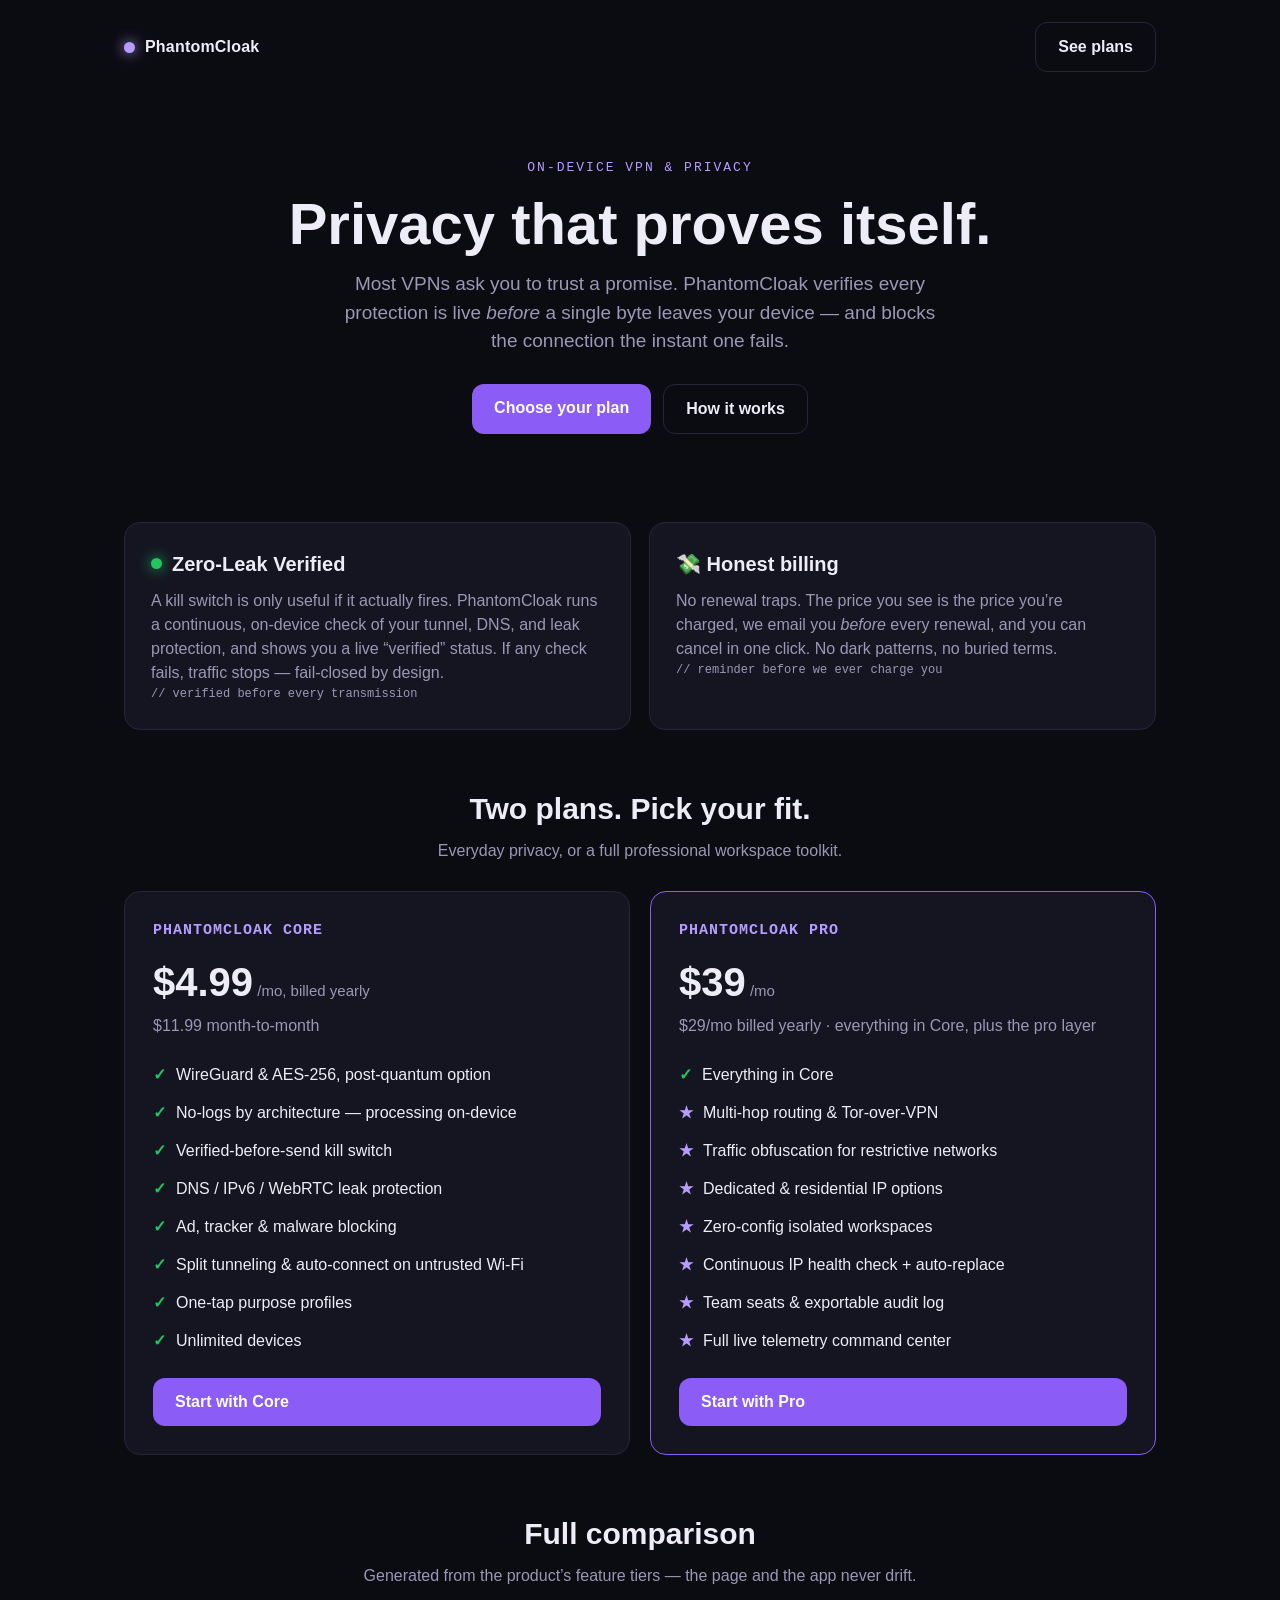
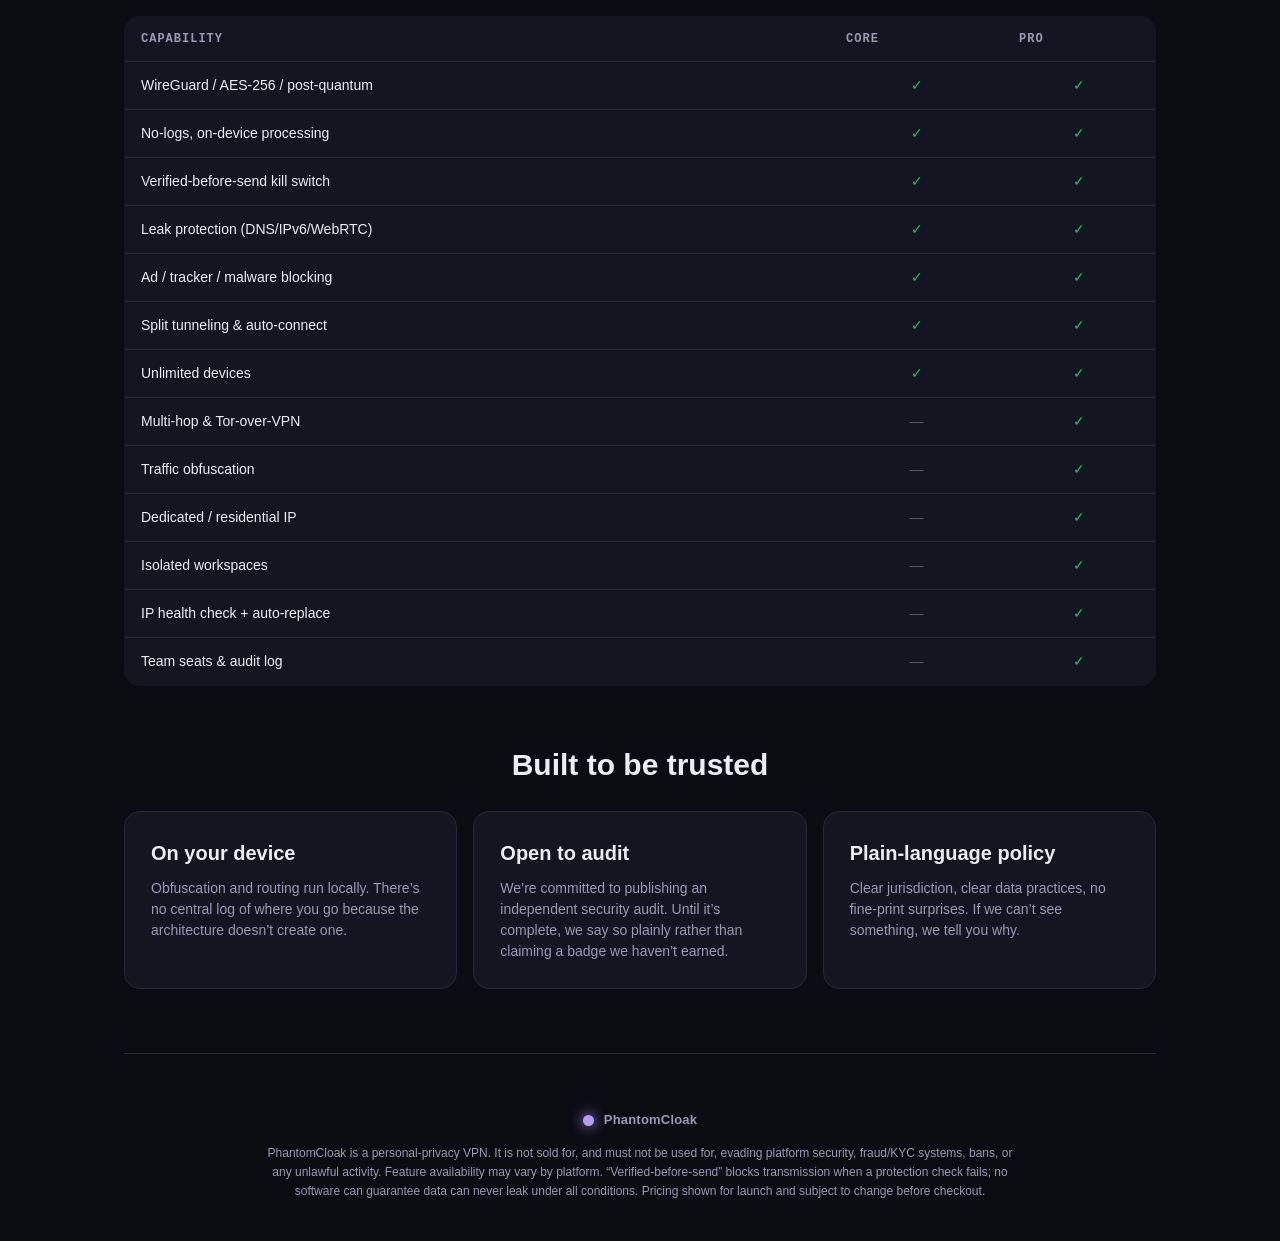
<file: landing/index.html>
<!DOCTYPE html>
<html lang="en">
<head>
<meta charset="UTF-8" />
<meta name="viewport" content="width=device-width, initial-scale=1.0" />
<title>PhantomCloak — Privacy that proves itself</title>
<style>
  :root{
    --bg:#0B0B12; --surface:#151521; --surface-2:#1c1c2b; --line:#26263A;
    --purple:#8B5CF6; --purple-lt:#B79CFF; --green:#22C55E; --red:#FF4D4D;
    --text:#EDECF7; --muted:#9A98B5; --radius:16px;
    --mono:'SF Mono',ui-monospace,'JetBrains Mono',Menlo,monospace;
    --ui:'Inter',-apple-system,BlinkMacSystemFont,'Segoe UI',sans-serif;
  }
  *{box-sizing:border-box;margin:0;padding:0}
  body{background:var(--bg);color:var(--text);font-family:var(--ui);line-height:1.5;-webkit-font-smoothing:antialiased}
  a{color:inherit;text-decoration:none}
  .wrap{max-width:1080px;margin:0 auto;padding:0 24px}
  .nav{display:flex;align-items:center;justify-content:space-between;padding:22px 0}
  .brand{display:flex;align-items:center;gap:10px;font-weight:700;letter-spacing:.2px}
  .dot{width:11px;height:11px;border-radius:50%;background:var(--purple-lt);box-shadow:0 0 14px var(--purple-lt);animation:pulse 1.6s ease-in-out infinite}
  @keyframes pulse{0%,100%{opacity:.55}50%{opacity:1}}
  .btn{display:inline-block;background:var(--purple);color:#fff;font-weight:600;padding:12px 22px;border-radius:12px;transition:.15s;border:none;cursor:pointer}
  .btn:hover{background:#7a4ff0}
  .btn.ghost{background:transparent;border:1px solid var(--line);color:var(--text)}
  .hero{text-align:center;padding:64px 0 40px}
  .eyebrow{color:var(--purple-lt);font-family:var(--mono);font-size:13px;letter-spacing:2px;text-transform:uppercase}
  h1{font-size:clamp(34px,6vw,58px);line-height:1.05;margin:16px 0;font-weight:800}
  .sub{color:var(--muted);font-size:19px;max-width:620px;margin:0 auto 28px}
  .cta-row{display:flex;gap:12px;justify-content:center;flex-wrap:wrap}
  .wedges{display:grid;grid-template-columns:1fr 1fr;gap:18px;margin:48px 0}
  .card{background:var(--surface);border:1px solid var(--line);border-radius:var(--radius);padding:26px}
  .card h3{display:flex;align-items:center;gap:10px;font-size:20px;margin-bottom:10px}
  .card p{color:var(--muted)}
  .tag{font-family:var(--mono);font-size:12px;color:var(--green)}
  .section-title{text-align:center;margin:56px 0 8px;font-size:30px;font-weight:800}
  .section-note{text-align:center;color:var(--muted);margin-bottom:28px}
  .plans{display:grid;grid-template-columns:1fr 1fr;gap:20px}
  .plan{background:var(--surface);border:1px solid var(--line);border-radius:var(--radius);padding:28px;display:flex;flex-direction:column}
  .plan.pro{border-color:var(--purple)}
  .plan h4{font-size:15px;font-family:var(--mono);letter-spacing:1px;text-transform:uppercase;color:var(--purple-lt)}
  .price{font-size:40px;font-weight:800;margin:10px 0 2px}
  .price small{font-size:15px;color:var(--muted);font-weight:500}
  .plan ul{list-style:none;margin:18px 0;flex:1}
  .plan li{padding:7px 0;color:var(--text);display:flex;gap:10px;align-items:flex-start}
  .plan li::before{content:"✓";color:var(--green);font-weight:700}
  .plan li.pro-only::before{content:"★";color:var(--purple-lt)}
  table{width:100%;border-collapse:collapse;background:var(--surface);border:1px solid var(--line);border-radius:var(--radius);overflow:hidden;margin-top:8px}
  th,td{text-align:left;padding:13px 16px;border-bottom:1px solid var(--line);font-size:14px}
  th{font-family:var(--mono);font-size:12px;letter-spacing:1px;text-transform:uppercase;color:var(--muted)}
  td.c{text-align:center}
  .yes{color:var(--green)}.no{color:#55546b}
  .trust{display:grid;grid-template-columns:repeat(3,1fr);gap:16px;margin-top:24px}
  .trust .card p{font-size:14px}
  footer{color:var(--muted);font-size:13px;text-align:center;padding:56px 0 40px;border-top:1px solid var(--line);margin-top:64px}
  .fine{max-width:760px;margin:14px auto 0;font-size:12px;line-height:1.6}
  @media(max-width:760px){.wedges,.plans,.trust{grid-template-columns:1fr}}
</style>
</head>
<body>
<div class="wrap">
  <nav class="nav">
    <div class="brand"><span class="dot"></span> PhantomCloak</div>
    <div><a class="btn ghost" href="#pricing">See plans</a></div>
  </nav>

  <header class="hero">
    <div class="eyebrow">On-device VPN &amp; privacy</div>
    <h1>Privacy that proves itself.</h1>
    <p class="sub">Most VPNs ask you to trust a promise. PhantomCloak verifies every protection is live <em>before</em> a single byte leaves your device — and blocks the connection the instant one fails.</p>
    <div class="cta-row">
      <a class="btn" href="#pricing">Choose your plan</a>
      <a class="btn ghost" href="#how">How it works</a>
    </div>
  </header>

  <section class="wedges" id="how">
    <div class="card">
      <h3><span class="dot" style="background:var(--green);box-shadow:0 0 14px var(--green)"></span> Zero-Leak Verified</h3>
      <p>A kill switch is only useful if it actually fires. PhantomCloak runs a continuous, on-device check of your tunnel, DNS, and leak protection, and shows you a live “verified” status. If any check fails, traffic stops — fail-closed by design.</p>
      <p class="tag">// verified before every transmission</p>
    </div>
    <div class="card">
      <h3>💸 Honest billing</h3>
      <p>No renewal traps. The price you see is the price you’re charged, we email you <em>before</em> every renewal, and you can cancel in one click. No dark patterns, no buried terms.</p>
      <p class="tag">// reminder before we ever charge you</p>
    </div>
  </section>

  <h2 class="section-title" id="pricing">Two plans. Pick your fit.</h2>
  <p class="section-note">Everyday privacy, or a full professional workspace toolkit.</p>
  <div class="plans">
    <div class="plan">
      <h4>PhantomCloak Core</h4>
      <div class="price">$4.99<small> /mo, billed yearly</small></div>
      <div class="section-note" style="text-align:left;margin:0">$11.99 month-to-month</div>
      <ul>
        <li>WireGuard &amp; AES-256, post-quantum option</li>
        <li>No-logs by architecture — processing on-device</li>
        <li>Verified-before-send kill switch</li>
        <li>DNS / IPv6 / WebRTC leak protection</li>
        <li>Ad, tracker &amp; malware blocking</li>
        <li>Split tunneling &amp; auto-connect on untrusted Wi-Fi</li>
        <li>One-tap purpose profiles</li>
        <li>Unlimited devices</li>
      </ul>
      <a class="btn" href="#" data-plan="core">Start with Core</a>
    </div>
    <div class="plan pro">
      <h4>PhantomCloak Pro</h4>
      <div class="price">$39<small> /mo</small></div>
      <div class="section-note" style="text-align:left;margin:0">$29/mo billed yearly · everything in Core, plus the pro layer</div>
      <ul>
        <li>Everything in Core</li>
        <li class="pro-only">Multi-hop routing &amp; Tor-over-VPN</li>
        <li class="pro-only">Traffic obfuscation for restrictive networks</li>
        <li class="pro-only">Dedicated &amp; residential IP options</li>
        <li class="pro-only">Zero-config isolated workspaces</li>
        <li class="pro-only">Continuous IP health check + auto-replace</li>
        <li class="pro-only">Team seats &amp; exportable audit log</li>
        <li class="pro-only">Full live telemetry command center</li>
      </ul>
      <a class="btn" href="#" data-plan="pro">Start with Pro</a>
    </div>
  </div>

  <h2 class="section-title">Full comparison</h2>
  <p class="section-note">Generated from the product’s feature tiers — the page and the app never drift.</p>
  <table>
    <tr><th>Capability</th><th class="c">Core</th><th class="c">Pro</th></tr>
    <tr><td>WireGuard / AES-256 / post-quantum</td><td class="c yes">✓</td><td class="c yes">✓</td></tr>
    <tr><td>No-logs, on-device processing</td><td class="c yes">✓</td><td class="c yes">✓</td></tr>
    <tr><td>Verified-before-send kill switch</td><td class="c yes">✓</td><td class="c yes">✓</td></tr>
    <tr><td>Leak protection (DNS/IPv6/WebRTC)</td><td class="c yes">✓</td><td class="c yes">✓</td></tr>
    <tr><td>Ad / tracker / malware blocking</td><td class="c yes">✓</td><td class="c yes">✓</td></tr>
    <tr><td>Split tunneling &amp; auto-connect</td><td class="c yes">✓</td><td class="c yes">✓</td></tr>
    <tr><td>Unlimited devices</td><td class="c yes">✓</td><td class="c yes">✓</td></tr>
    <tr><td>Multi-hop &amp; Tor-over-VPN</td><td class="c no">—</td><td class="c yes">✓</td></tr>
    <tr><td>Traffic obfuscation</td><td class="c no">—</td><td class="c yes">✓</td></tr>
    <tr><td>Dedicated / residential IP</td><td class="c no">—</td><td class="c yes">✓</td></tr>
    <tr><td>Isolated workspaces</td><td class="c no">—</td><td class="c yes">✓</td></tr>
    <tr><td>IP health check + auto-replace</td><td class="c no">—</td><td class="c yes">✓</td></tr>
    <tr><td>Team seats &amp; audit log</td><td class="c no">—</td><td class="c yes">✓</td></tr>
  </table>

  <h2 class="section-title">Built to be trusted</h2>
  <div class="trust">
    <div class="card"><h3>On your device</h3><p>Obfuscation and routing run locally. There’s no central log of where you go because the architecture doesn’t create one.</p></div>
    <div class="card"><h3>Open to audit</h3><p>We’re committed to publishing an independent security audit. Until it’s complete, we say so plainly rather than claiming a badge we haven’t earned.</p></div>
    <div class="card"><h3>Plain-language policy</h3><p>Clear jurisdiction, clear data practices, no fine-print surprises. If we can’t see something, we tell you why.</p></div>
  </div>

  <footer>
    <div class="brand" style="justify-content:center"><span class="dot"></span> PhantomCloak</div>
    <p class="fine">PhantomCloak is a personal-privacy VPN. It is not sold for, and must not be used for, evading platform security, fraud/KYC systems, bans, or any unlawful activity. Feature availability may vary by platform. “Verified-before-send” blocks transmission when a protection check fails; no software can guarantee data can never leak under all conditions. Pricing shown for launch and subject to change before checkout.</p>
  </footer>
</div>
</body>
</html>
</file>
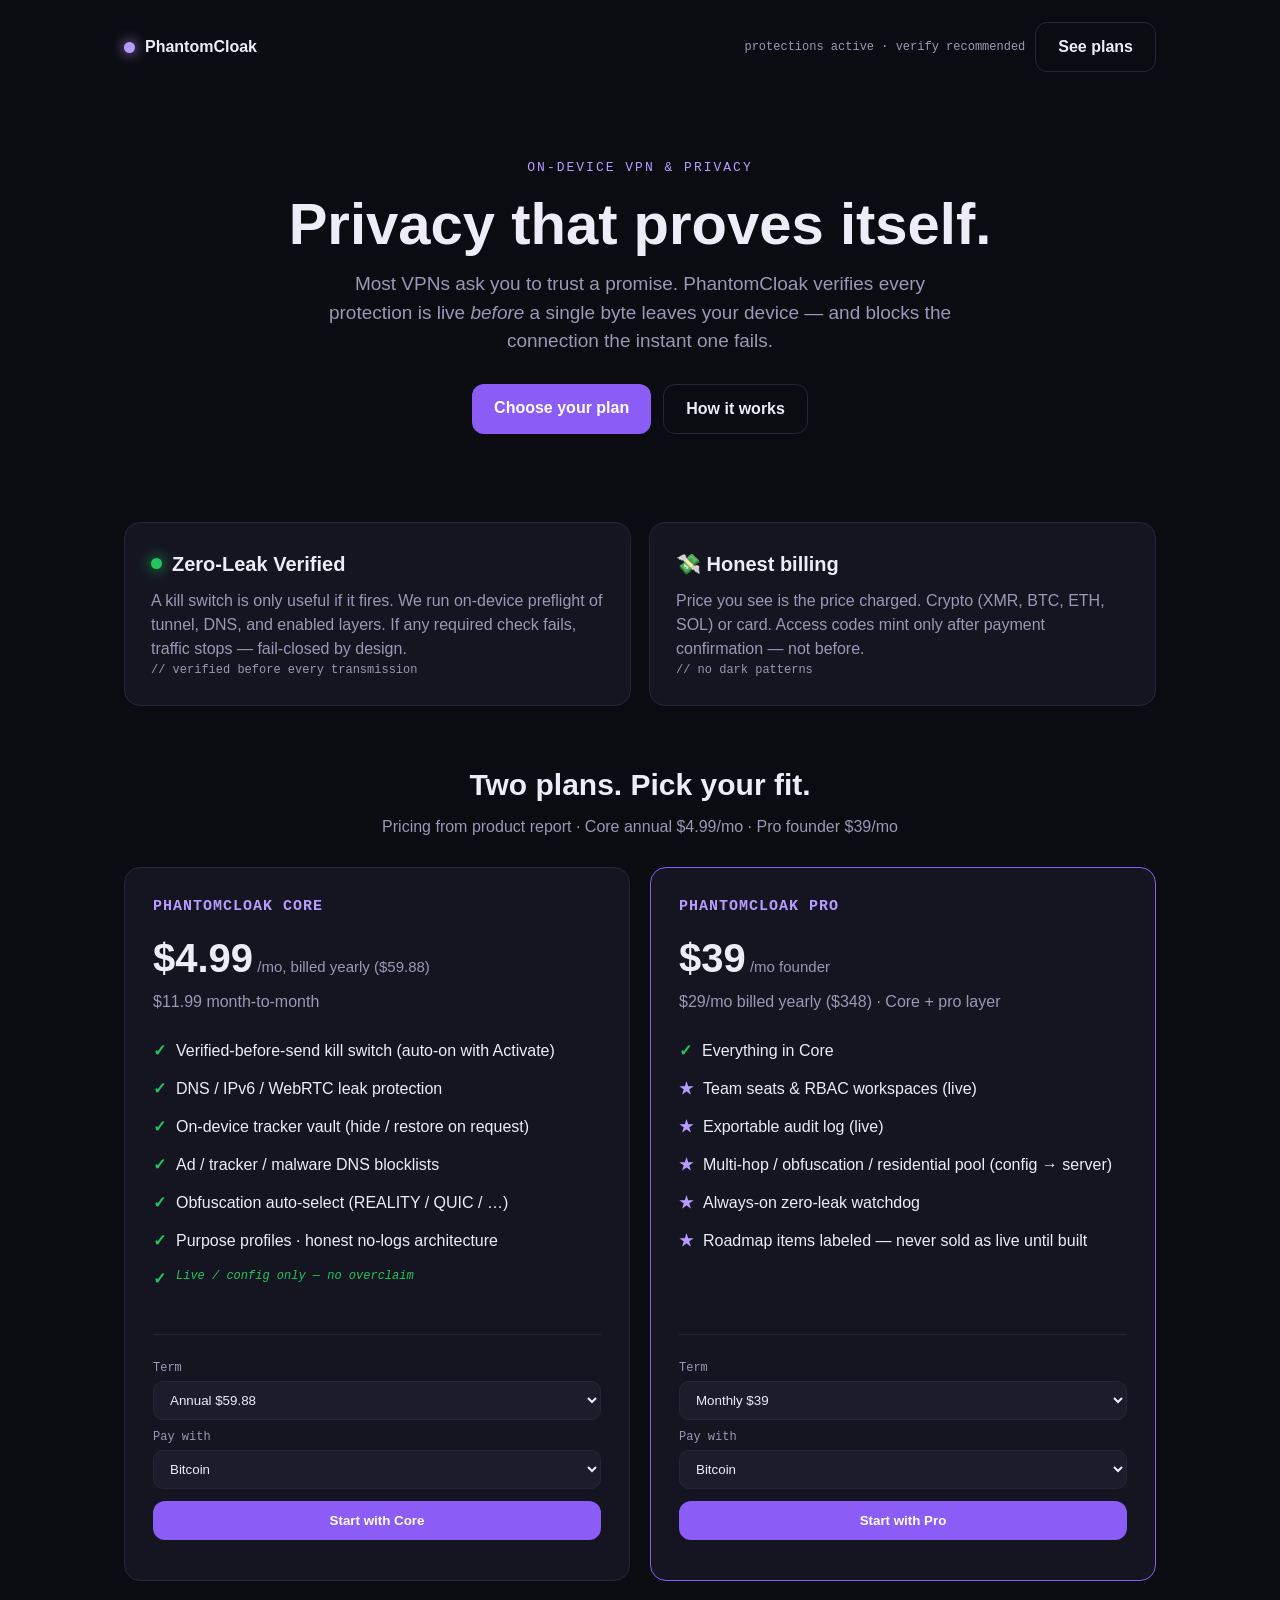
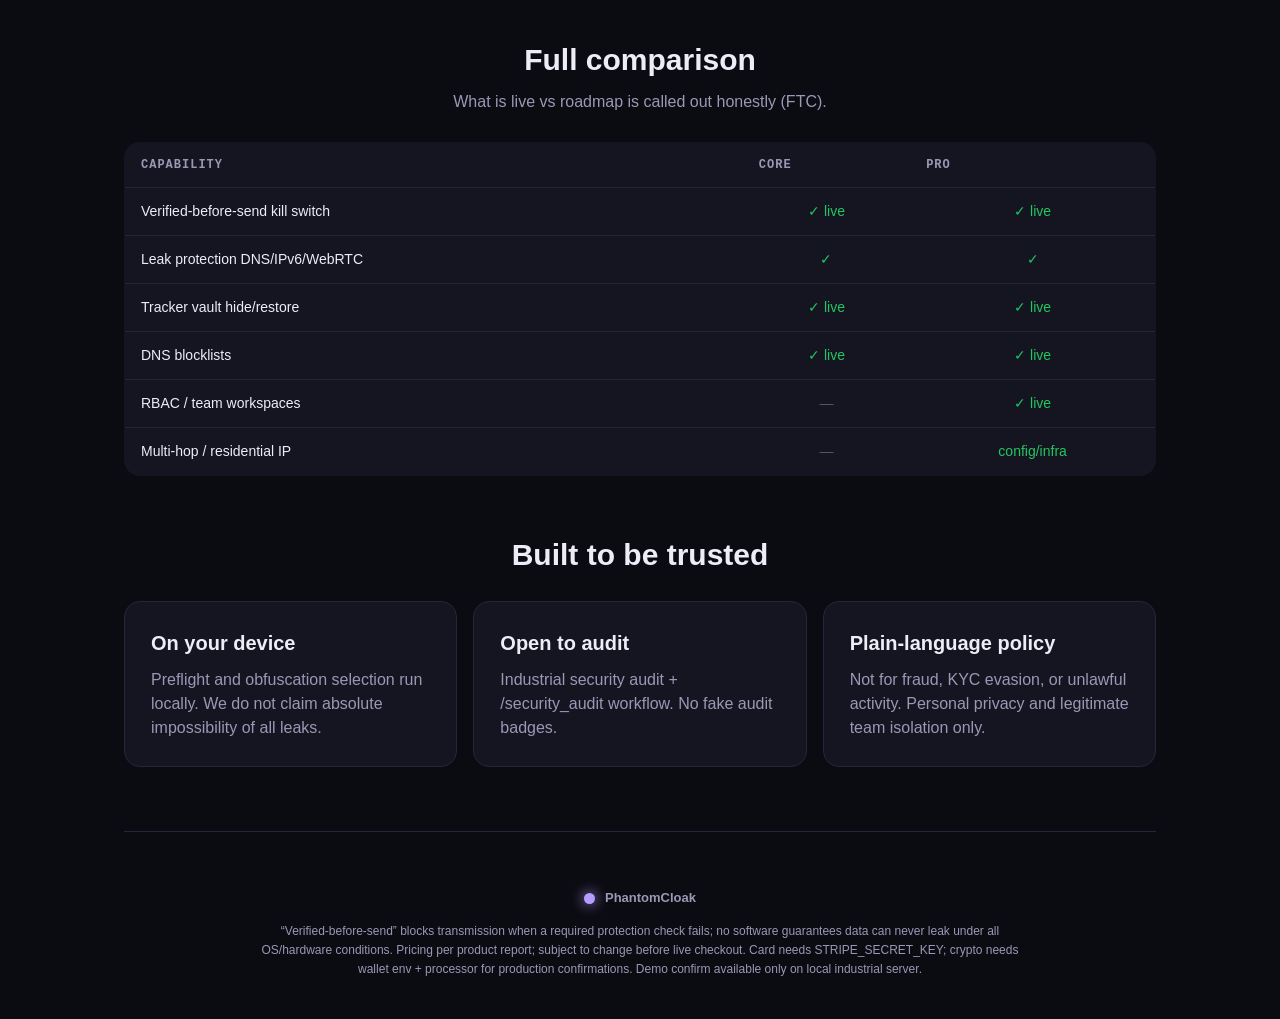
<file: industrial/landing_v20260802/index.html>
<!DOCTYPE html>
<html lang="en">
<head>
<meta charset="UTF-8" />
<meta name="viewport" content="width=device-width, initial-scale=1.0" />
<title>PhantomCloak — Privacy that proves itself</title>
<meta name="description" content="On-device VPN & privacy. Verified-before-send kill switch. Core $4.99/mo annual. Pro $39/mo founder. XMR BTC ETH SOL and cards." />
<style>
  :root{
    --bg:#0B0B12; --surface:#151521; --surface-2:#1c1c2b; --line:#26263A;
    --purple:#8B5CF6; --purple-lt:#B79CFF; --green:#22C55E; --red:#FF4D4D;
    --text:#EDECF7; --muted:#9A98B5; --radius:16px;
    --mono:'SF Mono',ui-monospace,'JetBrains Mono',Menlo,monospace;
    --ui:'Inter',-apple-system,BlinkMacSystemFont,'Segoe UI',sans-serif;
  }
  *{box-sizing:border-box;margin:0;padding:0}
  body{background:var(--bg);color:var(--text);font-family:var(--ui);line-height:1.5;-webkit-font-smoothing:antialiased}
  a{color:inherit;text-decoration:none}
  .wrap{max-width:1080px;margin:0 auto;padding:0 24px}
  .nav{display:flex;align-items:center;justify-content:space-between;padding:22px 0}
  .brand{display:flex;align-items:center;gap:10px;font-weight:700}
  .dot{width:11px;height:11px;border-radius:50%;background:var(--purple-lt);box-shadow:0 0 14px var(--purple-lt);animation:pulse 1.6s ease-in-out infinite}
  @keyframes pulse{0%,100%{opacity:.55}50%{opacity:1}}
  .btn{display:inline-block;background:var(--purple);color:#fff;font-weight:600;padding:12px 22px;border-radius:12px;border:none;cursor:pointer}
  .btn:hover{background:#7a4ff0}
  .btn.ghost{background:transparent;border:1px solid var(--line);color:var(--text)}
  .btn:disabled{opacity:.5;cursor:not-allowed}
  .hero{text-align:center;padding:64px 0 40px}
  .eyebrow{color:var(--purple-lt);font-family:var(--mono);font-size:13px;letter-spacing:2px;text-transform:uppercase}
  h1{font-size:clamp(34px,6vw,58px);line-height:1.05;margin:16px 0;font-weight:800}
  .sub{color:var(--muted);font-size:19px;max-width:640px;margin:0 auto 28px}
  .cta-row{display:flex;gap:12px;justify-content:center;flex-wrap:wrap}
  .wedges{display:grid;grid-template-columns:1fr 1fr;gap:18px;margin:48px 0}
  .card{background:var(--surface);border:1px solid var(--line);border-radius:var(--radius);padding:26px}
  .card h3{display:flex;align-items:center;gap:10px;font-size:20px;margin-bottom:10px}
  .card p{color:var(--muted)}
  .tag{font-family:var(--mono);font-size:12px;color:var(--green)}
  .section-title{text-align:center;margin:56px 0 8px;font-size:30px;font-weight:800}
  .section-note{text-align:center;color:var(--muted);margin-bottom:28px}
  .plans{display:grid;grid-template-columns:1fr 1fr;gap:20px}
  .plan{background:var(--surface);border:1px solid var(--line);border-radius:var(--radius);padding:28px;display:flex;flex-direction:column}
  .plan.pro{border-color:var(--purple)}
  .plan h4{font-size:15px;font-family:var(--mono);letter-spacing:1px;text-transform:uppercase;color:var(--purple-lt)}
  .price{font-size:40px;font-weight:800;margin:10px 0 2px}
  .price small{font-size:15px;color:var(--muted);font-weight:500}
  .plan ul{list-style:none;margin:18px 0;flex:1}
  .plan li{padding:7px 0;display:flex;gap:10px}
  .plan li::before{content:"✓";color:var(--green);font-weight:700}
  .plan li.pro-only::before{content:"★";color:var(--purple-lt)}
  .paybox{margin-top:18px;padding-top:16px;border-top:1px solid var(--line)}
  .paybox label{display:block;font-size:12px;color:var(--muted);margin:8px 0 4px;font-family:var(--mono)}
  select,input{width:100%;padding:10px 12px;border-radius:10px;border:1px solid var(--line);background:var(--surface-2);color:var(--text)}
  .out{margin-top:12px;font-family:var(--mono);font-size:12px;color:var(--purple-lt);white-space:pre-wrap;word-break:break-all}
  table{width:100%;border-collapse:collapse;background:var(--surface);border:1px solid var(--line);border-radius:var(--radius);overflow:hidden;margin-top:8px}
  th,td{text-align:left;padding:13px 16px;border-bottom:1px solid var(--line);font-size:14px}
  th{font-family:var(--mono);font-size:12px;letter-spacing:1px;text-transform:uppercase;color:var(--muted)}
  td.c{text-align:center}
  .yes{color:var(--green)}.no{color:#55546b}
  .trust{display:grid;grid-template-columns:repeat(3,1fr);gap:16px;margin-top:24px}
  footer{color:var(--muted);font-size:13px;text-align:center;padding:56px 0 40px;border-top:1px solid var(--line);margin-top:64px}
  .fine{max-width:760px;margin:14px auto 0;font-size:12px;line-height:1.6}
  @media(max-width:760px){.wedges,.plans,.trust{grid-template-columns:1fr}}
</style>
</head>
<body>
<div class="wrap">
  <nav class="nav">
    <div class="brand"><span class="dot"></span> PhantomCloak</div>
    <div style="display:flex;gap:10px;align-items:center">
      <span style="font-size:12px;color:var(--muted);font-family:var(--mono)">protections active · verify recommended</span>
      <a class="btn ghost" href="#pricing">See plans</a>
    </div>
  </nav>

  <header class="hero">
    <div class="eyebrow">On-device VPN &amp; privacy</div>
    <h1>Privacy that proves itself.</h1>
    <p class="sub">Most VPNs ask you to trust a promise. PhantomCloak verifies every protection is live <em>before</em> a single byte leaves your device — and blocks the connection the instant one fails.</p>
    <div class="cta-row">
      <a class="btn" href="#pricing">Choose your plan</a>
      <a class="btn ghost" href="#how">How it works</a>
    </div>
  </header>

  <section class="wedges" id="how">
    <div class="card">
      <h3><span class="dot" style="background:var(--green);box-shadow:0 0 14px var(--green)"></span> Zero-Leak Verified</h3>
      <p>A kill switch is only useful if it fires. We run on-device preflight of tunnel, DNS, and enabled layers. If any required check fails, traffic stops — fail-closed by design.</p>
      <p class="tag">// verified before every transmission</p>
    </div>
    <div class="card">
      <h3>💸 Honest billing</h3>
      <p>Price you see is the price charged. Crypto (XMR, BTC, ETH, SOL) or card. Access codes mint only after payment confirmation — not before.</p>
      <p class="tag">// no dark patterns</p>
    </div>
  </section>

  <h2 class="section-title" id="pricing">Two plans. Pick your fit.</h2>
  <p class="section-note">Pricing from product report · Core annual $4.99/mo · Pro founder $39/mo</p>
  <div class="plans">
    <div class="plan" id="plan-core">
      <h4>PhantomCloak Core</h4>
      <div class="price">$4.99<small> /mo, billed yearly ($59.88)</small></div>
      <div class="section-note" style="text-align:left;margin:0">$11.99 month-to-month</div>
      <ul>
        <li>Verified-before-send kill switch (auto-on with Activate)</li>
        <li>DNS / IPv6 / WebRTC leak protection</li>
        <li>On-device tracker vault (hide / restore on request)</li>
        <li>Ad / tracker / malware DNS blocklists</li>
        <li>Obfuscation auto-select (REALITY / QUIC / …)</li>
        <li>Purpose profiles · honest no-logs architecture</li>
        <li><em class="tag">Live / config only — no overclaim</em></li>
      </ul>
      <div class="paybox">
        <label>Term</label>
        <select id="core-term"><option value="annual">Annual $59.88</option><option value="monthly">Monthly $11.99</option></select>
        <label>Pay with</label>
        <select id="core-asset">
          <option value="BTC">Bitcoin</option>
          <option value="XMR">Monero</option>
          <option value="ETH">Ethereum</option>
          <option value="SOL">Solana</option>
          <option value="CARD">Credit / Debit Card</option>
        </select>
        <button class="btn" style="width:100%;margin-top:12px" onclick="checkout('core')">Start with Core</button>
        <div class="out" id="core-out"></div>
      </div>
    </div>
    <div class="plan pro" id="plan-pro">
      <h4>PhantomCloak Pro</h4>
      <div class="price">$39<small> /mo founder</small></div>
      <div class="section-note" style="text-align:left;margin:0">$29/mo billed yearly ($348) · Core + pro layer</div>
      <ul>
        <li>Everything in Core</li>
        <li class="pro-only">Team seats &amp; RBAC workspaces (live)</li>
        <li class="pro-only">Exportable audit log (live)</li>
        <li class="pro-only">Multi-hop / obfuscation / residential pool (config → server)</li>
        <li class="pro-only">Always-on zero-leak watchdog</li>
        <li class="pro-only">Roadmap items labeled — never sold as live until built</li>
      </ul>
      <div class="paybox">
        <label>Term</label>
        <select id="pro-term"><option value="monthly">Monthly $39</option><option value="annual">Annual $348 ($29/mo)</option></select>
        <label>Pay with</label>
        <select id="pro-asset">
          <option value="BTC">Bitcoin</option>
          <option value="XMR">Monero</option>
          <option value="ETH">Ethereum</option>
          <option value="SOL">Solana</option>
          <option value="CARD">Credit / Debit Card</option>
        </select>
        <button class="btn" style="width:100%;margin-top:12px" onclick="checkout('pro')">Start with Pro</button>
        <div class="out" id="pro-out"></div>
      </div>
    </div>
  </div>

  <h2 class="section-title">Full comparison</h2>
  <p class="section-note">What is live vs roadmap is called out honestly (FTC).</p>
  <table>
    <tr><th>Capability</th><th class="c">Core</th><th class="c">Pro</th></tr>
    <tr><td>Verified-before-send kill switch</td><td class="c yes">✓ live</td><td class="c yes">✓ live</td></tr>
    <tr><td>Leak protection DNS/IPv6/WebRTC</td><td class="c yes">✓</td><td class="c yes">✓</td></tr>
    <tr><td>Tracker vault hide/restore</td><td class="c yes">✓ live</td><td class="c yes">✓ live</td></tr>
    <tr><td>DNS blocklists</td><td class="c yes">✓ live</td><td class="c yes">✓ live</td></tr>
    <tr><td>RBAC / team workspaces</td><td class="c no">—</td><td class="c yes">✓ live</td></tr>
    <tr><td>Multi-hop / residential IP</td><td class="c no">—</td><td class="c yes">config/infra</td></tr>
  </table>

  <h2 class="section-title">Built to be trusted</h2>
  <div class="trust">
    <div class="card"><h3>On your device</h3><p>Preflight and obfuscation selection run locally. We do not claim absolute impossibility of all leaks.</p></div>
    <div class="card"><h3>Open to audit</h3><p>Industrial security audit + /security_audit workflow. No fake audit badges.</p></div>
    <div class="card"><h3>Plain-language policy</h3><p>Not for fraud, KYC evasion, or unlawful activity. Personal privacy and legitimate team isolation only.</p></div>
  </div>

  <footer>
    <div class="brand" style="justify-content:center"><span class="dot"></span> PhantomCloak</div>
    <p class="fine">“Verified-before-send” blocks transmission when a required protection check fails; no software guarantees data can never leak under all OS/hardware conditions. Pricing per product report; subject to change before live checkout. Card needs STRIPE_SECRET_KEY; crypto needs wallet env + processor for production confirmations. Demo confirm available only on local industrial server.</p>
  </footer>
</div>
<script>
async function checkout(tier) {
  const term = document.getElementById(tier + '-term').value;
  const asset = document.getElementById(tier + '-asset').value;
  const out = document.getElementById(tier + '-out');
  out.textContent = 'Creating order…';
  try {
    const r = await fetch('/api/create_order', {
      method: 'POST',
      headers: {'Content-Type': 'application/json'},
      body: JSON.stringify({tier, term, asset})
    });
    const j = await r.json();
    if (j.error) { out.textContent = j.error; return; }
    let msg = `Order ${j.order_id}\n$${j.amount_usd} ${j.asset}\n${j.instructions}\n`;
    if (j.payment_target && j.asset !== 'CARD') msg += `Target: ${j.payment_target}\nTag: ${j.payment_tag}\n`;
    if (j.client_secret) msg += `Stripe client_secret: ${j.client_secret}\n`;
    msg += '\nDemo local only: POST /api/confirm_demo {"order_id":"…"} to mint access code after test pay.';
    out.textContent = msg;
  } catch (e) {
    out.textContent = 'Checkout API offline. Start: python core_product/pcs_app_shell_v20260802.py --serve-payments 8787\n' + e;
  }
}
</script>
</body>
</html>
</file>
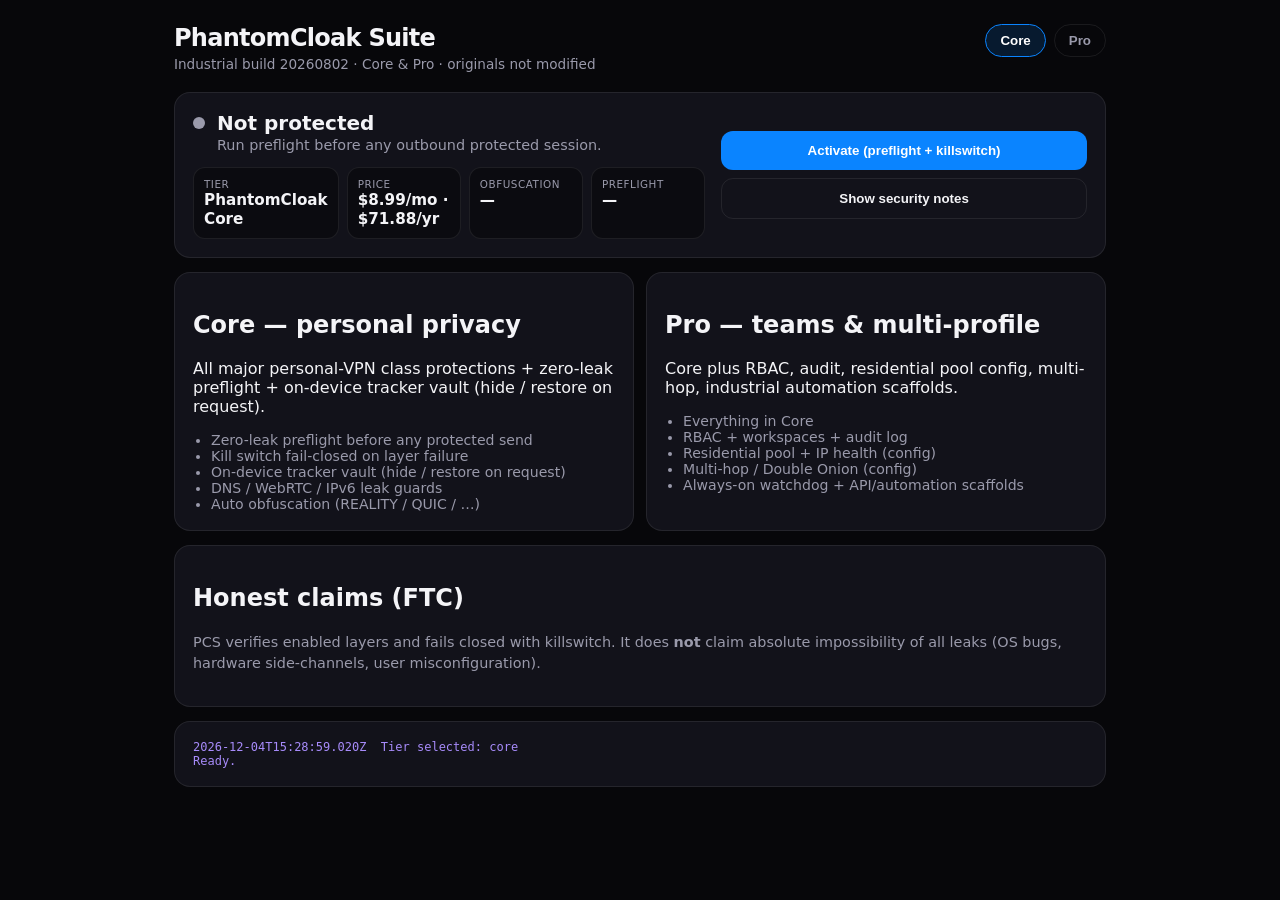
<file: industrial/dashboards_v20260802/pcs_suite_command_center_v20260802.html>
<!DOCTYPE html>
<html lang="en">
<head>
  <meta charset="UTF-8" />
  <meta name="viewport" content="width=device-width, initial-scale=1" />
  <title>PCS Industrial — Command Center</title>
  <link rel="stylesheet" href="pcs_suite_command_center_v20260802.css" />
</head>
<body>
  <header class="hdr">
    <div>
      <h1>PhantomCloak Suite</h1>
      <p class="sub">Industrial build 20260802 · Core &amp; Pro · originals not modified</p>
    </div>
    <div class="tier-pills">
      <button type="button" class="pill active" data-tier="core" id="pill-core">Core</button>
      <button type="button" class="pill" data-tier="pro" id="pill-pro">Pro</button>
    </div>
  </header>

  <section class="hero card">
    <div class="hero-left">
      <div class="status-line">
        <span class="dot" id="dot"></span>
        <div>
          <div class="headline" id="headline">Not protected</div>
          <div class="detail" id="detail">Run preflight before any outbound protected session.</div>
        </div>
      </div>
      <div class="metrics">
        <div class="m"><span class="ml">Tier</span><span class="mv" id="m-tier">Core</span></div>
        <div class="m"><span class="ml">Price</span><span class="mv" id="m-price">—</span></div>
        <div class="m"><span class="ml">Obfuscation</span><span class="mv" id="m-obf">—</span></div>
        <div class="m"><span class="ml">Preflight</span><span class="mv" id="m-gate">—</span></div>
      </div>
    </div>
    <div class="hero-actions">
      <button type="button" class="btn primary" id="btn-activate">Activate (preflight + killswitch)</button>
      <button type="button" class="btn ghost" id="btn-audit">Show security notes</button>
    </div>
  </section>

  <section class="grid">
    <article class="card">
      <h2>Core — personal privacy</h2>
      <p>All major personal-VPN class protections + zero-leak preflight + on-device tracker vault (hide / restore on request).</p>
      <ul id="core-list" class="flist"></ul>
    </article>
    <article class="card">
      <h2>Pro — teams &amp; multi-profile</h2>
      <p>Core plus RBAC, audit, residential pool config, multi-hop, industrial automation scaffolds.</p>
      <ul id="pro-list" class="flist"></ul>
    </article>
  </section>

  <section class="card honest">
    <h2>Honest claims (FTC)</h2>
    <p>PCS verifies enabled layers and fails closed with killswitch. It does <strong>not</strong> claim absolute impossibility of all leaks (OS bugs, hardware side-channels, user misconfiguration).</p>
  </section>

  <pre class="log card" id="log">Ready.</pre>
  <script src="pcs_suite_command_center_v20260802.js"></script>
</body>
</html>
</file>
<file: industrial/dashboards_v20260802/pcs_suite_command_center_v20260802.css>
:root {
  --bg: #07070a;
  --card: #12121a;
  --line: rgba(255,255,255,0.08);
  --text: #f4f4f7;
  --muted: #9a9aab;
  --green: #34c759;
  --blue: #0a84ff;
  --purple: #a78bfa;
}
* { box-sizing: border-box; }
body {
  margin: 0; padding: 24px;
  font-family: Inter, system-ui, sans-serif;
  background: var(--bg); color: var(--text);
  max-width: 980px; margin-inline: auto;
}
.hdr { display: flex; justify-content: space-between; align-items: flex-start; gap: 16px; margin-bottom: 20px; }
h1 { margin: 0; font-size: 1.5rem; letter-spacing: -0.03em; }
.sub { color: var(--muted); font-size: 0.85rem; margin: 4px 0 0; }
.tier-pills { display: flex; gap: 8px; }
.pill {
  border: 1px solid var(--line); background: transparent; color: var(--muted);
  border-radius: 999px; padding: 8px 14px; cursor: pointer; font-weight: 600;
}
.pill.active { color: #fff; border-color: var(--blue); background: rgba(10,132,255,0.15); }
.card {
  background: var(--card); border: 1px solid var(--line); border-radius: 16px;
  padding: 18px; margin-bottom: 14px;
}
.hero { display: grid; grid-template-columns: 1.4fr 1fr; gap: 16px; }
@media (max-width: 800px) { .hero { grid-template-columns: 1fr; } }
.status-line { display: flex; gap: 12px; align-items: flex-start; margin-bottom: 14px; }
.dot { width: 12px; height: 12px; border-radius: 50%; background: var(--muted); margin-top: 6px; }
.dot.on { background: var(--green); box-shadow: 0 0 12px rgba(52,199,89,0.7); }
.headline { font-size: 1.25rem; font-weight: 700; }
.detail { color: var(--muted); font-size: 0.9rem; margin-top: 2px; }
.metrics { display: grid; grid-template-columns: repeat(4, 1fr); gap: 8px; }
.m { background: rgba(0,0,0,0.35); border-radius: 12px; padding: 10px; border: 1px solid var(--line); }
.ml { display: block; font-size: 0.65rem; text-transform: uppercase; letter-spacing: 0.05em; color: var(--muted); }
.mv { font-weight: 650; font-size: 0.95rem; }
.hero-actions { display: flex; flex-direction: column; gap: 8px; justify-content: center; }
.btn {
  border: 0; border-radius: 12px; padding: 12px 14px; font-weight: 650; cursor: pointer;
}
.btn.primary { background: var(--blue); color: #fff; }
.btn.ghost { background: transparent; color: var(--text); border: 1px solid var(--line); }
.grid { display: grid; grid-template-columns: 1fr 1fr; gap: 12px; }
@media (max-width: 800px) { .grid { grid-template-columns: 1fr; } .metrics { grid-template-columns: 1fr 1fr; } }
.flist { margin: 8px 0 0; padding-left: 18px; color: var(--muted); font-size: 0.88rem; }
.honest p { color: var(--muted); line-height: 1.45; font-size: 0.9rem; }
.log {
  font-family: ui-monospace, SFMono-Regular, Menlo, monospace;
  font-size: 0.75rem; white-space: pre-wrap; color: var(--purple);
  max-height: 240px; overflow: auto;
}
</file>
